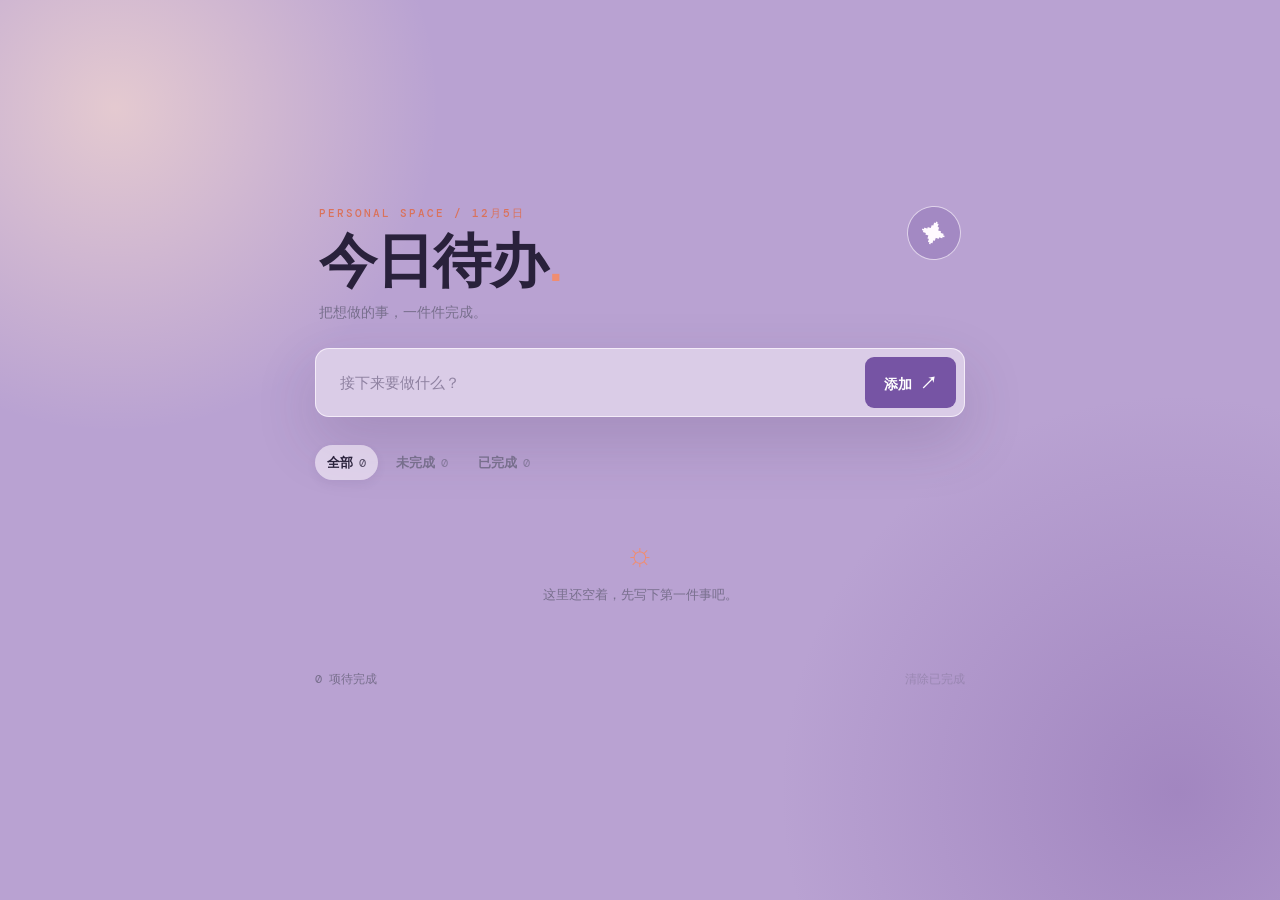
<file: index.html>
<!doctype html>
<html lang="zh-CN">
  <head>
    <meta charset="UTF-8" />
    <meta name="viewport" content="width=device-width, initial-scale=1.0" />
    <meta name="description" content="一个轻盈、好用的待办清单" />
    <title>今日待办</title>
    <link rel="stylesheet" href="styles.css" />
  </head>
  <body>
    <main class="page-shell">
      <section class="todo-app" aria-labelledby="page-title">
        <header class="app-header">
          <div>
            <p class="eyebrow">PERSONAL SPACE / <span id="today"></span></p>
            <h1 id="page-title">今日待办<span class="title-dot">.</span></h1>
            <p class="subtitle" id="status-message" aria-live="polite">把想做的事，一件件完成。</p>
          </div>
          <div class="sun-mark" aria-hidden="true">✦</div>
        </header>
        <form class="task-form" id="task-form">
          <label class="sr-only" for="task-input">输入新的任务</label>
          <input id="task-input" name="task" type="text" maxlength="120" autocomplete="off" placeholder="接下来要做什么？" />
          <button type="submit">添加 <span aria-hidden="true">↗</span></button>
        </form>
        <nav class="filters" aria-label="任务筛选">
          <button class="filter is-active" type="button" data-filter="all">全部 <span id="all-count">0</span></button>
          <button class="filter" type="button" data-filter="active">未完成 <span id="active-count">0</span></button>
          <button class="filter" type="button" data-filter="completed">已完成 <span id="completed-count">0</span></button>
        </nav>
        <div class="task-list" id="task-list" aria-live="polite"></div>
        <div class="empty-state" id="empty-state" hidden><span aria-hidden="true">☼</span><p>这里还空着，先写下第一件事吧。</p></div>
        <footer class="app-footer">
          <span id="remaining-label">0 项待完成</span>
          <button class="clear-button" id="clear-completed" type="button">清除已完成</button>
        </footer>
      </section>
    </main>
    <script src="script.js"></script>
  </body>
</html>
</file>
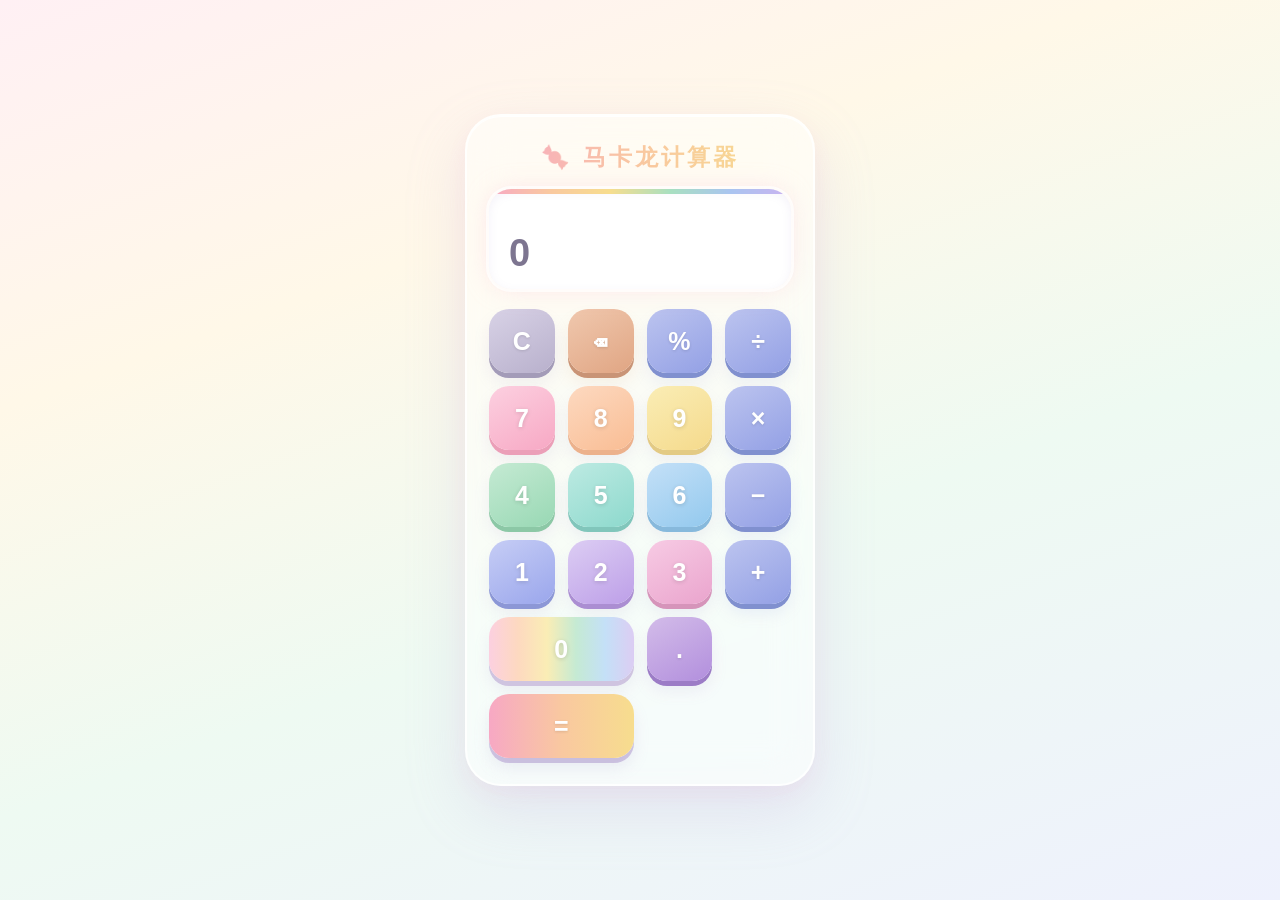
<file: Calculator.html>
<!DOCTYPE html>
<html lang="zh-CN">
<head>
<meta charset="UTF-8">
<meta name="viewport" content="width=device-width, initial-scale=1.0">
<title>🍬 马卡龙计算器</title>
<style>
    /* ========== 基础样式 ========== */
    * {
        margin: 0;
        padding: 0;
        box-sizing: border-box;
        font-family: 'Comic Sans MS', 'Chalkboard SE', 'PingFang SC', 'Microsoft YaHei', cursive, sans-serif;
        -webkit-tap-highlight-color: transparent;
    }

    body {
        min-height: 100vh;
        display: flex;
        justify-content: center;
        align-items: center;
        background: linear-gradient(160deg, #fff0f4 0%, #fff8e8 30%, #eefaf2 60%, #eef1fd 100%);
        overflow: hidden;
    }

    /* ========== 漂浮气泡 ========== */
    .bubble {
        position: fixed;
        bottom: -60px;
        border-radius: 50%;
        opacity: 0.35;
        animation: floatUp linear infinite;
        pointer-events: none;
        z-index: 0;
        filter: blur(1px);
    }

    @keyframes floatUp {
        0%   { transform: translateY(0) rotate(0deg); opacity: 0.35; }
        100% { transform: translateY(-110vh) rotate(360deg); opacity: 0; }
    }

    /* ========== 计算器主体 ========== */
    .calculator {
        position: relative;
        z-index: 1;
        width: 350px;
        background: rgba(255, 255, 255, 0.55);
        backdrop-filter: blur(22px) saturate(1.3);
        -webkit-backdrop-filter: blur(22px) saturate(1.3);
        border: 2px solid rgba(255, 255, 255, 0.8);
        border-radius: 36px;
        padding: 26px 22px;
        box-shadow:
            0 24px 60px rgba(180, 160, 220, 0.22),
            0 8px 20px rgba(255, 170, 200, 0.12),
            inset 0 1px 0 rgba(255, 255, 255, 0.95);
        animation: popIn 0.6s cubic-bezier(0.68, -0.55, 0.27, 1.55);
    }

    @keyframes popIn {
        0%   { transform: scale(0.6) rotate(-3deg); opacity: 0; }
        100% { transform: scale(1) rotate(0deg); opacity: 1; }
    }

    /* ========== 标题 ========== */
    .title {
        text-align: center;
        font-size: 23px;
        font-weight: bold;
        letter-spacing: 3px;
        margin-bottom: 16px;
        background: linear-gradient(90deg, #f7a8c4, #f9c8a0, #f7dd8e, #a8dfc0, #a9c4f0, #cbb2f0, #f7a8c4);
        background-size: 300% 100%;
        -webkit-background-clip: text;
        background-clip: text;
        -webkit-text-fill-color: transparent;
        animation: rainbowFlow 6s linear infinite;
    }

    @keyframes rainbowFlow {
        0%   { background-position: 0% 50%; }
        100% { background-position: 300% 50%; }
    }

    /* ========== 显示屏 ========== */
    .screen {
        position: relative;
        background: rgba(255, 255, 255, 0.94);
        border-radius: 22px;
        padding: 18px 20px 14px;
        margin-bottom: 20px;
        min-height: 100px;
        display: flex;
        flex-direction: column;
        justify-content: space-between;
        box-shadow:
            inset 0 3px 10px rgba(150, 130, 200, 0.1),
            0 0 0 3px rgba(255, 255, 255, 0.7),
            0 0 24px rgba(250, 183, 210, 0.35);
        overflow: hidden;
    }

    .screen::before {
        content: '';
        position: absolute;
        top: 0; left: 0; right: 0;
        height: 5px;
        background: linear-gradient(90deg, #f7a8c4, #f9c8a0, #f7dd8e, #a8dfc0, #a9c4f0, #cbb2f0);
        border-radius: 22px 22px 0 0;
    }

    .history {
        font-size: 15px;
        color: #bcb3ce;
        min-height: 20px;
        word-wrap: break-word;
        margin-top: 4px;
    }

    .display {
        font-size: 38px;
        font-weight: bold;
        color: #7d7590;
        word-wrap: break-word;
        word-break: break-all;
    }

    .display.bounce {
        animation: bounce 0.3s ease;
    }

    @keyframes bounce {
        0%   { transform: scale(1); }
        40%  { transform: scale(1.1); }
        100% { transform: scale(1); }
    }

    /* ========== 按钮网格 ========== */
    .buttons {
        display: grid;
        grid-template-columns: repeat(4, 1fr);
        gap: 13px;
    }

    button.btn {
        border: none;
        outline: none;
        height: 64px;
        border-radius: 20px;
        font-size: 25px;
        font-weight: bold;
        cursor: pointer;
        transition: transform 0.12s ease, box-shadow 0.12s ease, filter 0.15s;
        user-select: none;
    }

    button.btn:active {
        transform: translateY(4px) scale(0.95);
        filter: brightness(1.05) saturate(1.1);
    }

    /* ---- 🍬 数字键：自然马卡龙双色渐变 ---- */
    .btn-num {
        color: #fff;
        text-shadow: 0 1px 4px rgba(0, 0, 0, 0.15);
        box-shadow: 0 5px 0 var(--shadow), 0 10px 16px rgba(160, 140, 200, 0.14);
    }
    .btn-num:active {
        box-shadow: 0 1px 0 var(--shadow), 0 3px 8px rgba(160, 140, 200, 0.12);
    }

    /* 每行一个色系，同色系内自然深浅过渡 */
    .btn-n7 { background: linear-gradient(150deg, #fcd0e0, #f7a8c4); --shadow: #eb9fb8; }  /* 樱花粉 */
    .btn-n8 { background: linear-gradient(150deg, #fdd9c0, #f9bd94); --shadow: #ecb18c; }  /* 杏桃 */
    .btn-n9 { background: linear-gradient(150deg, #faedb5, #f5da8c); --shadow: #e3ca84; }  /* 香草黄 */

    .btn-n4 { background: linear-gradient(150deg, #c5ead3, #98d8b4); --shadow: #8cc8a6; }  /* 抹茶 */
    .btn-n5 { background: linear-gradient(150deg, #bdeae2, #8dd9cd); --shadow: #81c6bb; }  /* 薄荷 */
    .btn-n6 { background: linear-gradient(150deg, #c4e0f7, #93c9ee); --shadow: #87b9dc; }  /* 海盐蓝 */

    .btn-n1 { background: linear-gradient(150deg, #c6cdf5, #9aa6ec); --shadow: #8c97d6; }  /* 蓝莓 */
    .btn-n2 { background: linear-gradient(150deg, #dccdf3, #bd9fe8); --shadow: #ab8ed2; }  /* 香芋紫 */
    .btn-n3 { background: linear-gradient(150deg, #f7cbe4, #eaa4cd); --shadow: #d694ba; }  /* 玫瑰粉 */

    .btn-zero {
        background: linear-gradient(90deg, #fcd0e0, #fdd9c0, #faedb5, #c5ead3, #c4e0f7, #dccdf3);
        color: #fff;
        grid-column: span 2;
        text-shadow: 0 1px 4px rgba(0, 0, 0, 0.15);
        box-shadow: 0 5px 0 #cfc4e0, 0 10px 16px rgba(160, 140, 200, 0.14);
    }
    .btn-zero:active {
        box-shadow: 0 1px 0 #cfc4e0, 0 3px 8px rgba(160, 140, 200, 0.12);
    }

    /* ---- 功能键 ---- */
    .btn-clear, .btn-del, .btn-op, .btn-dot, .btn-equal {
        color: #fff;
        text-shadow: 0 1px 3px rgba(0, 0, 0, 0.12);
    }

    .btn-clear  { background: linear-gradient(150deg, #d8d2e6, #b8b0cc); box-shadow: 0 5px 0 #a39bb8, 0 10px 16px rgba(160, 140, 200, 0.14); }
    .btn-del    { background: linear-gradient(150deg, #f0c8ae, #e0a583); box-shadow: 0 5px 0 #c99476, 0 10px 16px rgba(200, 150, 120, 0.14); }
    .btn-op     { background: linear-gradient(150deg, #bcc4ef, #93a0e5); box-shadow: 0 5px 0 #8090cf, 0 10px 16px rgba(140, 150, 220, 0.14); }
    .btn-dot    { background: linear-gradient(150deg, #d3bce9, #b28fdd); box-shadow: 0 5px 0 #9c7cc6, 0 10px 16px rgba(170, 140, 210, 0.14); }

    .btn-equal  {
        background: linear-gradient(90deg, #f7a8c4, #f9c8a0, #f7dd8e, #a8dfc0, #a9c4f0, #cbb2f0);
        background-size: 250% 100%;
        grid-column: span 2;
        font-size: 28px;
        animation: rainbowFlow 5s linear infinite;
        box-shadow: 0 5px 0 rgba(150, 120, 190, 0.4), 0 10px 16px rgba(160, 140, 200, 0.16);
    }

    .btn:hover {
        filter: brightness(1.05) saturate(1.1);
        transform: translateY(-2px);
    }

    /* ========== 结果彩蛋表情 ========== */
    .emoji-pop {
        position: fixed;
        font-size: 42px;
        pointer-events: none;
        z-index: 99;
        animation: emojiFly 1s ease-out forwards;
    }

    @keyframes emojiFly {
        0%   { transform: translateY(0) scale(0.5) rotate(0deg); opacity: 1; }
        100% { transform: translateY(-130px) scale(1.5) rotate(25deg); opacity: 0; }
    }

    /* 响应式 */
    @media (max-width: 390px) {
        .calculator { width: 92vw; padding: 20px 16px; }
        button.btn { height: 56px; font-size: 21px; }
        .display { font-size: 32px; }
    }
</style>
</head>
<body>

<div class="calculator">
    <div class="title">🍬 马卡龙计算器</div>

    <div class="screen">
        <div class="history" id="history"></div>
        <div class="display" id="display">0</div>
    </div>

    <div class="buttons">
        <button class="btn btn-clear"  data-action="clear">C</button>
        <button class="btn btn-del"    data-action="delete">⌫</button>
        <button class="btn btn-op"     data-value="%">%</button>
        <button class="btn btn-op"     data-value="÷">÷</button>

        <button class="btn btn-num btn-n7" data-value="7">7</button>
        <button class="btn btn-num btn-n8" data-value="8">8</button>
        <button class="btn btn-num btn-n9" data-value="9">9</button>
        <button class="btn btn-op"     data-value="×">×</button>

        <button class="btn btn-num btn-n4" data-value="4">4</button>
        <button class="btn btn-num btn-n5" data-value="5">5</button>
        <button class="btn btn-num btn-n6" data-value="6">6</button>
        <button class="btn btn-op"     data-value="−">−</button>

        <button class="btn btn-num btn-n1" data-value="1">1</button>
        <button class="btn btn-num btn-n2" data-value="2">2</button>
        <button class="btn btn-num btn-n3" data-value="3">3</button>
        <button class="btn btn-op"     data-value="+">+</button>

        <button class="btn btn-zero"   data-value="0">0</button>
        <button class="btn btn-dot"    data-value=".">.</button>
        <button class="btn btn-equal"  data-action="equals">=</button>
    </div>
</div>

<script>
    // ================= 状态 =================
    const displayEl = document.getElementById('display');
    const historyEl = document.getElementById('history');
    let expression = '';
    let justCalculated = false;

    const symbolMap = { '×': '*', '÷': '/', '−': '-', '%': '/100', '+': '+', '.': '.' };

    // ================= 工具函数 =================
    function refreshDisplay() {
        displayEl.textContent = expression === '' ? '0' : expression;
        displayEl.classList.remove('bounce');
        void displayEl.offsetWidth;
        displayEl.classList.add('bounce');
    }

    function formatResult(num) {
        if (!isFinite(num)) return '⚠️ 除数不能为 0 哦';
        let rounded = Math.round(num * 1e10) / 1e10;
        let str = String(rounded);
        if (str.length > 12) str = rounded.toExponential(6);
        return str;
    }

    function popEmoji(x, y) {
        const emojis = ['🎉', '✨', '🌈', '💖', '🍬', '⭐', '🥳', '🧁'];
        const el = document.createElement('div');
        el.className = 'emoji-pop';
        el.textContent = emojis[Math.floor(Math.random() * emojis.length)];
        el.style.left = (x - 20) + 'px';
        el.style.top = (y - 20) + 'px';
        document.body.appendChild(el);
        setTimeout(() => el.remove(), 1000);
    }

    // ================= 核心逻辑 =================
    function inputValue(val) {
        if (justCalculated) {
            if (/[0-9.]/.test(val)) {
                expression = '';
                historyEl.textContent = '';
            }
            justCalculated = false;
        }

        if (expression.length >= 30) return;

        const isOperator = ['+', '−', '×', '÷'].includes(val);
        const lastChar = expression.slice(-1);

        if (isOperator) {
            if (expression === '') return;
            if (['+', '−', '×', '÷'].includes(lastChar)) {
                expression = expression.slice(0, -1) + val;
            } else {
                expression += val;
            }
        } else if (val === '.') {
            const parts = expression.split(/[+−×÷]/);
            const currentNumber = parts[parts.length - 1];
            if (currentNumber.includes('.')) return;
            expression += val;
        } else if (val === '%') {
            if (/\d/.test(lastChar)) expression += val;
        } else {
            if (lastChar === '0' && /^\d$/.test(val) &&
                (expression.length === 1 || /[+−×÷]/.test(expression.slice(-2, -1)))) {
                expression = expression.slice(0, -1) + val;
            } else {
                expression += val;
            }
        }
        refreshDisplay();
    }

    function deleteLast() {
        justCalculated = false;
        expression = expression.slice(0, -1);
        refreshDisplay();
    }

    function clearAll() {
        expression = '';
        historyEl.textContent = '';
        justCalculated = false;
        refreshDisplay();
    }

    function calculate() {
        if (expression === '') return;

        let expr = expression;
        while (/[+−×÷]$/.test(expr)) {
            expr = expr.slice(0, -1);
        }
        if (expr === '') return;

        let jsExpr = '';
        for (const ch of expr) {
            jsExpr += symbolMap[ch] !== undefined ? symbolMap[ch] : ch;
        }

        let result;
        try {
            result = Function('"use strict"; return (' + jsExpr + ')')();
        } catch (e) {
            displayEl.textContent = '😵 出错了';
            expression = '';
            return;
        }

        const output = formatResult(result);
        historyEl.textContent = expr + ' =';
        expression = output.startsWith('⚠️') ? '' : output;
        justCalculated = true;
        displayEl.textContent = output;
        displayEl.classList.remove('bounce');
        void displayEl.offsetWidth;
        displayEl.classList.add('bounce');
    }

    // ================= 事件绑定 =================
    document.querySelectorAll('button.btn').forEach(btn => {
        btn.addEventListener('click', e => {
            const action = btn.dataset.action;
            const value = btn.dataset.value;
            if (action === 'clear')  clearAll();
            else if (action === 'delete') deleteLast();
            else if (action === 'equals') {
                calculate();
                if (!displayEl.textContent.startsWith('⚠️') &&
                    !displayEl.textContent.startsWith('😵')) {
                    popEmoji(e.clientX, e.clientY);
                }
            }
            else if (value !== undefined) inputValue(value);
        });
    });

    // 键盘支持
    document.addEventListener('keydown', e => {
        const key = e.key;
        if (/^[0-9]$/.test(key)) inputValue(key);
        else if (key === '.') inputValue('.');
        else if (key === '+') inputValue('+');
        else if (key === '-') inputValue('−');
        else if (key === '*') inputValue('×');
        else if (key === '/') { e.preventDefault(); inputValue('÷'); }
        else if (key === '%') inputValue('%');
        else if (key === 'Enter' || key === '=') { e.preventDefault(); calculate(); }
        else if (key === 'Backspace') deleteLast();
        else if (key === 'Escape') clearAll();
    });

    // ================= 背景漂浮气泡 =================
    const bubbleColors = ['#f7a8c4', '#f9c8a0', '#f7dd8e', '#a8dfc0', '#a9c4f0', '#cbb2f0'];
    for (let i = 0; i < 14; i++) {
        const b = document.createElement('div');
        b.className = 'bubble';
        const size = 15 + Math.random() * 45;
        b.style.width = b.style.height = size + 'px';
        b.style.left = Math.random() * 100 + 'vw';
        b.style.background = bubbleColors[i % bubbleColors.length];
        b.style.animationDuration = (8 + Math.random() * 10) + 's';
        b.style.animationDelay = (Math.random() * 10) + 's';
        document.body.appendChild(b);
    }
</script>

</body>
</html>
</file>
<file: styles.css>
@import url('https://fonts.googleapis.com/css2?family=DM+Mono:wght@400;500&family=Manrope:wght@500;600;700;800&display=swap');
:root { color-scheme: light; --ink: #29213b; --muted: #786f8d; --paper: #b9a2d2; --panel: #fffaff; --accent: #f08d71; --accent-dark: #da725b; --violet: #7654a4; --shadow: 0 24px 60px rgba(65,42,91,.18); }
* { box-sizing: border-box; }
body { margin: 0; min-width: 320px; min-height: 100vh; color: var(--ink); font-family: 'Manrope', sans-serif; background: radial-gradient(circle at 9% 12%, rgba(255,226,207,.62) 0, transparent 23%), radial-gradient(circle at 92% 88%, rgba(127,92,165,.4) 0, transparent 28%), var(--paper); }
.page-shell { display: grid; min-height: 100vh; place-items: center; padding: 32px 20px; }
.todo-app { width: min(100%, 650px); }
.app-header { display: flex; align-items: flex-start; justify-content: space-between; margin: 0 4px 26px; }
.eyebrow { margin: 0 0 9px; color: var(--accent-dark); font: 500 11px 'DM Mono', monospace; letter-spacing: 2px; }
h1 { margin: 0; font-size: clamp(38px, 8vw, 58px); line-height: 1; letter-spacing: -1px; }
.title-dot { color: var(--accent); }
.subtitle { margin: 14px 0 0; color: var(--muted); font-size: 14px; }
.sun-mark { display: grid; width: 54px; height: 54px; place-items: center; border: 1px solid rgba(255,250,255,.65); border-radius: 50%; color: var(--panel); background: rgba(118,84,164,.32); font-size: 25px; transform: rotate(18deg); }
.task-form { display: flex; gap: 10px; padding: 8px; border: 1px solid rgba(255,250,255,.7); border-radius: 14px; background: rgba(255,250,255,.48); box-shadow: var(--shadow); }
.task-form input { min-width: 0; flex: 1; padding: 15px 16px; border: 0; outline: 0; color: var(--ink); background: transparent; font: 500 15px 'Manrope', sans-serif; }
.task-form input::placeholder { color: #8f82a1; }
.task-form input:focus-visible { box-shadow: inset 0 0 0 2px rgba(118,84,164,.3); border-radius: 8px; }
.task-form button { padding: 0 19px; border: 0; border-radius: 9px; color: #fff; background: var(--violet); font: 700 14px 'Manrope', sans-serif; cursor: pointer; transition: background 160ms ease, transform 160ms ease; }
.task-form button:hover { background: #62428f; }
.task-form button:active { transform: scale(.97); }
.task-form button span { margin-left: 5px; font-size: 17px; }
.filters { display: flex; gap: 6px; margin: 28px 0 12px; }
.filter { padding: 8px 12px; border: 0; border-radius: 20px; color: var(--muted); background: transparent; font: 600 13px 'Manrope', sans-serif; cursor: pointer; }
.filter span { margin-left: 3px; color: inherit; font: 400 12px 'DM Mono', monospace; opacity: .75; }
.filter:hover, .filter.is-active { color: var(--ink); background: rgba(255,250,255,.55); }
.filter.is-active { box-shadow: 0 4px 10px rgba(81,52,105,.08); }
.task-list { display: grid; gap: 8px; }
.task-item { display: flex; align-items: center; gap: 13px; min-height: 69px; padding: 12px 14px; border: 1px solid rgba(255,250,255,.76); border-radius: 11px; background: rgba(255,250,255,.78); box-shadow: 0 8px 20px rgba(88,57,115,.07); animation: rise 250ms ease both; }
.task-item.is-completed { background: rgba(244,236,249,.66); }
.check-button { display: grid; flex: 0 0 22px; width: 22px; height: 22px; place-items: center; padding: 0; border: 1.5px solid #bdaacb; border-radius: 50%; color: #fff; background: transparent; font-size: 13px; cursor: pointer; }
.is-completed .check-button { border-color: var(--violet); background: var(--violet); }
.task-copy { min-width: 0; flex: 1; }
.task-text { overflow: hidden; margin: 0 0 4px; color: var(--ink); font-size: 14px; text-overflow: ellipsis; white-space: nowrap; }
.is-completed .task-text { color: #958ba3; text-decoration: line-through; }
.task-time { margin: 0; color: #9b90a7; font: 400 11px 'DM Mono', monospace; }
.delete-button { width: 28px; height: 28px; padding: 0; border: 0; color: #b2a5b9; background: transparent; font-size: 19px; cursor: pointer; opacity: 0; transition: opacity 160ms ease, color 160ms ease; }
.task-item:hover .delete-button, .delete-button:focus-visible { opacity: 1; }
.delete-button:hover { color: var(--accent-dark); }
.empty-state { padding: 39px 20px; color: var(--muted); text-align: center; }
.empty-state span { display: block; margin-bottom: 10px; color: var(--accent); font-size: 32px; }
.empty-state p { margin: 0; font-size: 13px; }
.app-footer { display: flex; justify-content: space-between; align-items: center; margin-top: 21px; color: var(--muted); font: 400 12px 'DM Mono', monospace; }
.clear-button { padding: 6px 0; border: 0; color: var(--muted); background: transparent; font: 500 12px 'Manrope', sans-serif; cursor: pointer; }
.clear-button:hover { color: var(--accent-dark); }
.clear-button:disabled { opacity: .4; cursor: not-allowed; }
.sr-only { position: absolute; width: 1px; height: 1px; padding: 0; overflow: hidden; clip: rect(0,0,0,0); white-space: nowrap; border: 0; }
@keyframes rise { from { opacity: 0; transform: translateY(5px); } to { opacity: 1; transform: translateY(0); } }
@media (max-width: 420px) { .page-shell { padding: 28px 15px; } .app-header { margin-bottom: 22px; } .sun-mark { width: 45px; height: 45px; font-size: 21px; } .task-form button { padding: 0 13px; } }
</file>
